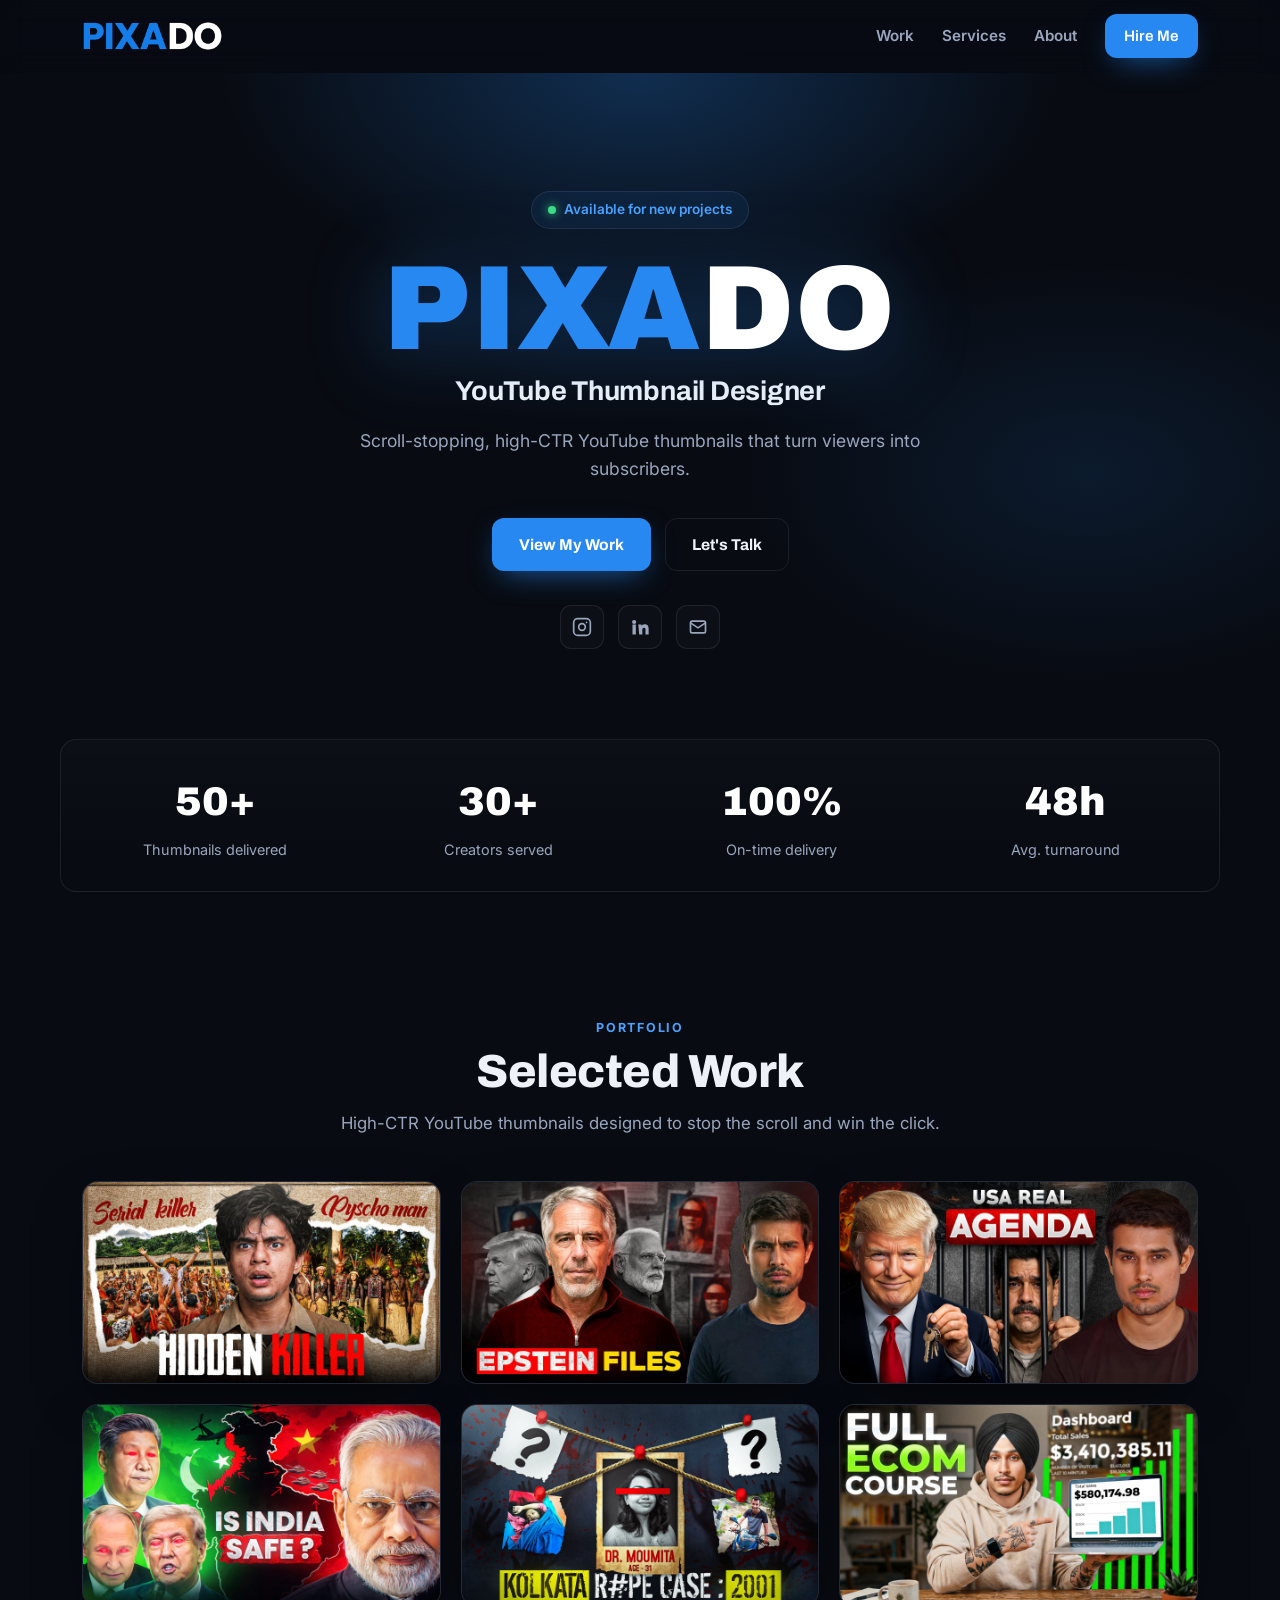
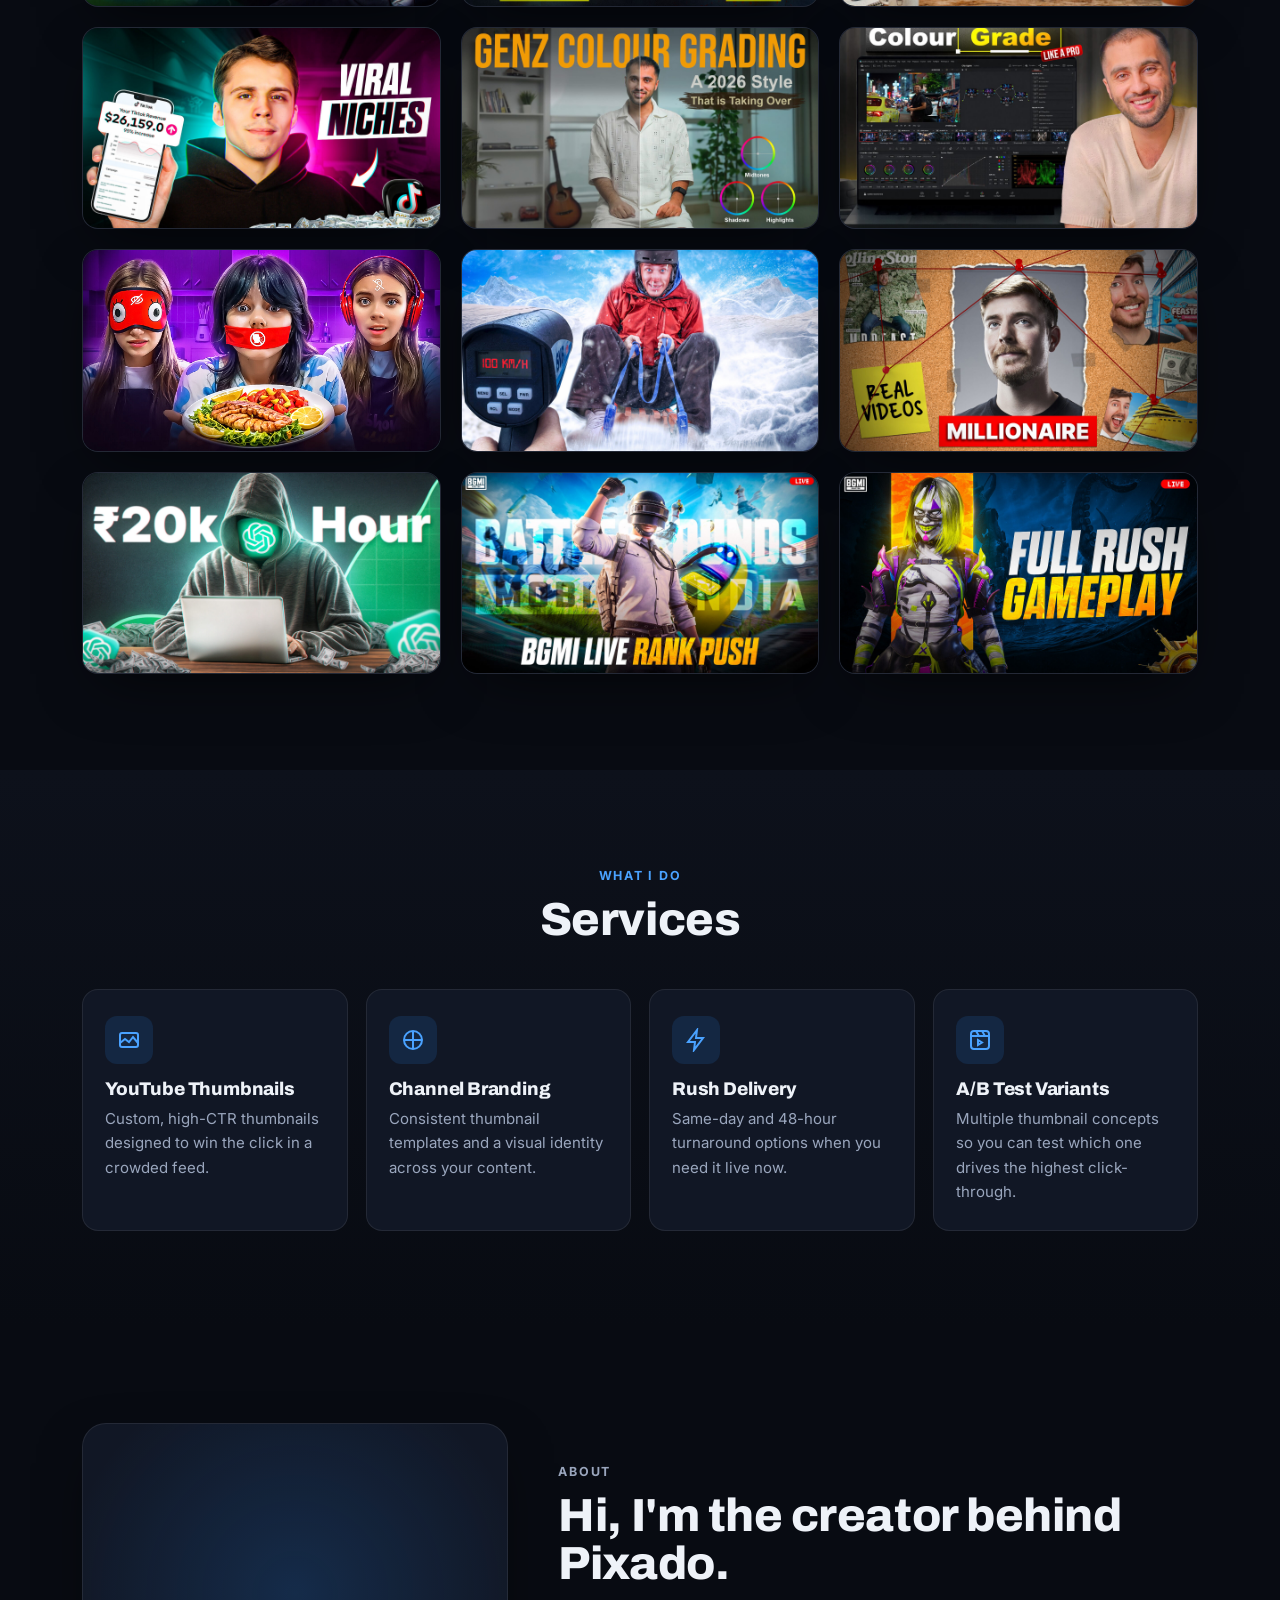
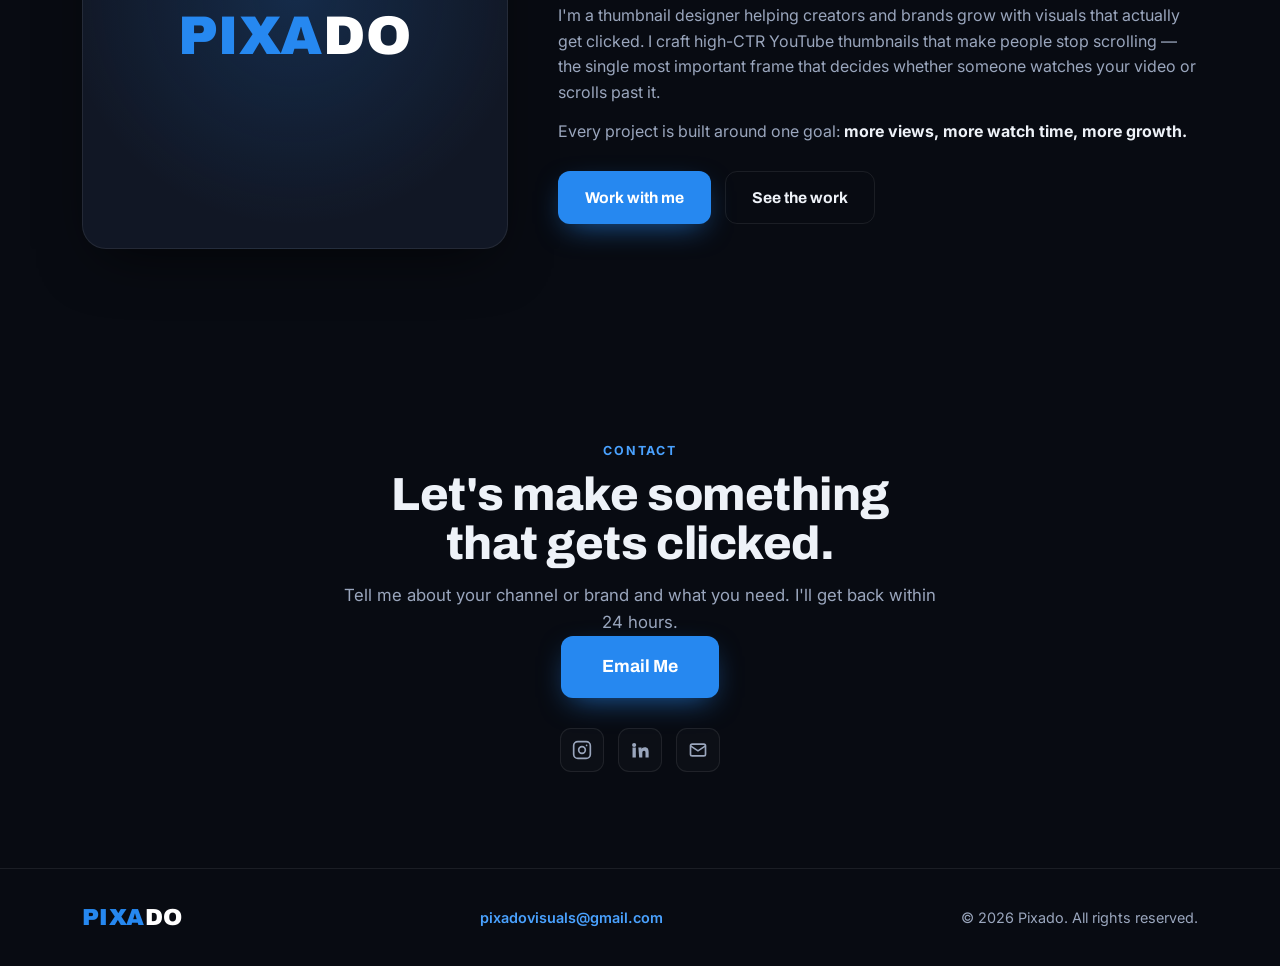
<file: index.html>
<!DOCTYPE html>
<html lang="en">
<head>
  <meta charset="UTF-8" />
  <meta name="viewport" content="width=device-width, initial-scale=1.0" />
  <title>Pixado | YouTube Thumbnail Designer</title>
  <meta name="description" content="Pixado (@pixadovisuals) designs scroll-stopping, high-CTR YouTube thumbnails that turn viewers into subscribers. View the thumbnail portfolio and get in touch." />
  <meta name="keywords" content="thumbnail designer, YouTube thumbnails, thumbnail design, high CTR thumbnails, Pixado, pixadovisuals" />
  <meta name="author" content="Pixado" />
  <meta name="robots" content="index, follow" />
  <meta name="theme-color" content="#080b12" />
  <!-- Update this to your live domain once deployed -->
  <link rel="canonical" href="https://YOUR-DOMAIN.com/" />

  <!-- Social share preview (basic text tags; add a share image later) -->
  <meta property="og:type" content="website" />
  <meta property="og:site_name" content="Pixado" />
  <meta property="og:title" content="Pixado | YouTube Thumbnail Designer" />
  <meta property="og:description" content="Scroll-stopping, high-CTR YouTube thumbnails that turn viewers into subscribers." />
  <meta property="og:url" content="https://YOUR-DOMAIN.com/" />
  <meta name="twitter:card" content="summary_large_image" />
  <meta name="twitter:title" content="Pixado | YouTube Thumbnail Designer" />
  <meta name="twitter:description" content="Scroll-stopping, high-CTR YouTube thumbnails that turn viewers into subscribers." />

  <link rel="icon" type="image/svg+xml" href="assets/img/favicon.svg" />
  <link rel="icon" type="image/png" sizes="32x32" href="assets/img/favicon-32.png" />
  <link rel="icon" type="image/png" sizes="16x16" href="assets/img/favicon-16.png" />
  <link rel="apple-touch-icon" sizes="180x180" href="assets/img/apple-touch-icon.png" />
  <link rel="manifest" href="site.webmanifest" />
  <link rel="preconnect" href="https://fonts.googleapis.com" />
  <link rel="preconnect" href="https://fonts.gstatic.com" crossorigin />
  <link href="https://fonts.googleapis.com/css2?family=Archivo:wght@400;600;700;800;900&family=Inter:wght@400;500;600;700&display=swap" rel="stylesheet" />
  <link rel="stylesheet" href="assets/css/style.css" />
  <script type="application/ld+json">
  {
    "@context": "https://schema.org",
    "@type": "ProfessionalService",
    "name": "Pixado",
    "description": "High-CTR YouTube thumbnail design.",
    "url": "https://YOUR-DOMAIN.com/",
    "email": "pixadovisuals@gmail.com",
    "image": "https://YOUR-DOMAIN.com/assets/img/favicon.svg",
    "sameAs": [
      "https://www.instagram.com/pixadovisuals",
      "https://www.linkedin.com/in/pixado-visuals-082298368"
    ],
    "areaServed": "Worldwide",
    "knowsAbout": ["YouTube Thumbnails", "Thumbnail Design", "Click-Through Rate Optimization", "Channel Branding"]
  }
  </script>
</head>
<body>
  <a class="skip-link" href="#work">Skip to content</a>

  <!-- ===== NAV ===== -->
  <header class="nav" id="nav">
    <div class="wrap nav__inner">
      <a href="#top" class="brand" aria-label="Pixado home">
        <img src="assets/img/logo.png" alt="Pixado" class="brand__img" width="908" height="193" />
      </a>
      <nav class="nav__links" id="navLinks">
        <a href="#work">Work</a>
        <a href="#services">Services</a>
        <a href="#about">About</a>
        <a href="#contact" class="btn btn--sm">Hire Me</a>
      </nav>
      <button class="nav__toggle" id="navToggle" aria-label="Menu"><span></span><span></span><span></span></button>
    </div>
  </header>

  <main id="top">
    <!-- ===== HERO ===== -->
    <section class="hero">
      <div class="hero__glow"></div>
      <div class="wrap hero__inner">
        <div class="hero__badge">Available for new projects</div>
        <h1 class="hero__title">
          <span class="hero__brand"><span class="b">PIXA</span><span class="w">DO</span></span>
          <span class="hero__tag" id="heroTag"></span>
        </h1>
        <p class="hero__sub" id="heroSub"></p>
        <div class="hero__cta">
          <a href="#work" class="btn">View My Work</a>
          <a href="#contact" class="btn btn--ghost">Let's Talk</a>
        </div>
        <div class="hero__socials" id="heroSocials"></div>
      </div>
    </section>

    <!-- ===== STATS ===== -->
    <section class="stats"><div class="wrap stats__grid" id="stats"></div></section>

    <!-- ===== WORK ===== -->
    <section class="section" id="work">
      <div class="wrap">
        <div class="section__head">
          <p class="eyebrow">Portfolio</p>
          <h2>Selected Work</h2>
          <p class="section__lead">High-CTR YouTube thumbnails designed to stop the scroll and win the click.</p>
        </div>
        <div class="grid" id="workGrid"></div>
      </div>
    </section>

    <!-- ===== SERVICES ===== -->
    <section class="section section--alt" id="services">
      <div class="wrap">
        <div class="section__head">
          <p class="eyebrow">What I do</p>
          <h2>Services</h2>
        </div>
        <div class="services" id="services-grid"></div>
      </div>
    </section>

    <!-- ===== ABOUT ===== -->
    <section class="section" id="about">
      <div class="wrap about">
        <div class="about__mark"><span class="brand__text about__logo"><span class="b">PIXA</span><span class="w">DO</span></span></div>
        <div class="about__body">
          <p class="eyebrow">About</p>
          <h2>Hi, I'm the creator behind Pixado.</h2>
          <p>I'm a thumbnail designer helping creators and brands grow with visuals that actually get clicked. I craft high-CTR YouTube thumbnails that make people stop scrolling — the single most important frame that decides whether someone watches your video or scrolls past it.</p>
          <p>Every project is built around one goal: <strong>more views, more watch time, more growth.</strong></p>
          <div class="about__cta">
            <a href="#contact" class="btn">Work with me</a>
            <a href="#work" class="btn btn--ghost">See the work</a>
          </div>
        </div>
      </div>
    </section>

    <!-- ===== CONTACT ===== -->
    <section class="section contact" id="contact">
      <div class="wrap contact__inner">
        <p class="eyebrow">Contact</p>
        <h2>Let's make something that gets clicked.</h2>
        <p class="section__lead">Tell me about your channel or brand and what you need. I'll get back within 24 hours.</p>
        <a href="#" id="emailBtn" class="btn btn--lg">Email Me</a>
        <div class="contact__socials" id="contactSocials"></div>
      </div>
    </section>
  </main>

  <!-- ===== FOOTER ===== -->
  <footer class="footer">
    <div class="wrap footer__inner">
      <span class="brand__text"><span class="b">PIXA</span><span class="w">DO</span></span>
      <a class="footer__email" id="footerEmail" href="#">email</a>
      <p>&copy; <span id="year"></span> Pixado. All rights reserved.</p>
    </div>
  </footer>

  <!-- ===== BACK TO TOP ===== -->
  <button class="to-top" id="toTop" aria-label="Back to top">
    <svg viewBox="0 0 24 24" fill="none" stroke="currentColor" stroke-width="2.5"><path d="M12 19V5M5 12l7-7 7 7"/></svg>
  </button>

  <!-- ===== LIGHTBOX ===== -->
  <div class="lightbox" id="lightbox" aria-hidden="true">
    <button class="lightbox__close" id="lbClose" aria-label="Close">&times;</button>
    <div class="lightbox__stage" id="lbStage"></div>
  </div>

  <script src="assets/js/data.js"></script>
  <script src="assets/js/main.js"></script>
</body>
</html>
</file>
<file: assets/css/style.css>
/* ========= PIXADO — theme ========= */
:root{
  --blue:#2688f0;
  --blue-2:#4aa2ff;
  --blue-deep:#1667c9;
  --ink:#05070c;
  --bg:#080b12;
  --bg-2:#0d111b;
  --card:#111725;
  --line:rgba(255,255,255,.08);
  --text:#eef2f8;
  --muted:#9aa6bd;
  --white:#ffffff;
  --radius:16px;
  --shadow:0 20px 60px -20px rgba(0,0,0,.7);
  --glow:0 0 40px rgba(38,136,240,.35);
  --wrap:1160px;
}
*{box-sizing:border-box;margin:0;padding:0}
html{scroll-behavior:smooth;-webkit-text-size-adjust:100%;text-size-adjust:100%}
body{
  background:var(--bg);color:var(--text);
  font-family:"Inter",system-ui,-apple-system,Segoe UI,Roboto,sans-serif;
  line-height:1.6;-webkit-font-smoothing:antialiased;overflow-x:hidden;-webkit-tap-highlight-color:transparent;
}
a{color:inherit;text-decoration:none}
img{max-width:100%;display:block}
.wrap{width:100%;max-width:var(--wrap);margin:0 auto;padding:0 22px}
.center{text-align:center}
.eyebrow{color:var(--blue-2);font-weight:700;letter-spacing:.14em;text-transform:uppercase;font-size:.78rem;margin-bottom:10px}
h1,h2,h3{font-family:"Archivo",sans-serif;line-height:1.05;font-weight:800;letter-spacing:-.01em}
h2{font-size:clamp(1.9rem,4vw,2.9rem)}
.section{padding:96px 0}
section[id]{scroll-margin-top:82px}
#top{scroll-margin-top:0}
.section--alt{background:linear-gradient(180deg,var(--bg-2),var(--bg))}
.section__head{max-width:640px;margin:0 auto 44px;text-align:center}
.section__lead{color:var(--muted);margin-top:14px;font-size:1.05rem}

/* ---- Brand wordmark ---- */
.brand{display:flex;align-items:center;gap:12px}
.brand__img{height:30px;width:auto;display:block}
@media(max-width:640px){.brand__img{height:26px}}
.brand__mark{width:18px;height:18px;background:var(--white);border-radius:3px;box-shadow:var(--glow);flex:none;transform:translateY(-6px)}
.brand__text{font-family:"Archivo",sans-serif;font-weight:900;font-size:1.45rem;letter-spacing:.02em}
.brand__text .b{color:var(--blue)}
.brand__text .w{color:var(--white)}

/* ---- Buttons ---- */
.btn{
  display:inline-flex;align-items:center;justify-content:center;gap:8px;
  background:var(--blue);color:#fff;font-weight:700;font-family:"Archivo",sans-serif;
  padding:13px 26px;border-radius:12px;border:1px solid transparent;cursor:pointer;
  transition:.2s ease;box-shadow:0 10px 30px -10px rgba(38,136,240,.7);font-size:.98rem;
}
.btn:hover{background:var(--blue-deep);transform:translateY(-2px)}
.btn--ghost{background:transparent;border-color:var(--line);color:var(--text);box-shadow:none}
.btn--ghost:hover{background:rgba(255,255,255,.05);border-color:var(--blue)}
.btn--sm{padding:9px 18px;font-size:.9rem}
.btn--lg{padding:16px 40px;font-size:1.1rem}

/* ---- NAV ---- */
.nav{position:sticky;top:0;z-index:50;backdrop-filter:blur(14px);
  background:rgba(8,11,18,.72);border-bottom:1px solid transparent;transition:.3s}
.nav.scrolled{border-color:var(--line);background:rgba(8,11,18,.9)}
.nav__inner{display:flex;align-items:center;justify-content:space-between;height:72px}
.nav__links{display:flex;align-items:center;gap:28px}
.nav__links a{color:var(--muted);font-weight:600;font-size:.95rem;transition:.2s}
.nav__links a:hover{color:var(--text)}
.nav__links a.btn{color:#fff}
.nav__toggle{display:none;flex-direction:column;gap:5px;background:none;border:0;cursor:pointer;padding:6px}
.nav__toggle span{width:24px;height:2px;background:var(--text);border-radius:2px;transition:.3s}
.nav__toggle.is-open span:nth-child(1){transform:translateY(7px) rotate(45deg)}
.nav__toggle.is-open span:nth-child(2){opacity:0}
.nav__toggle.is-open span:nth-child(3){transform:translateY(-7px) rotate(-45deg)}

/* ---- HERO ---- */
.hero{position:relative;padding:118px 0 90px;overflow:hidden;text-align:center}
.hero__glow{position:absolute;inset:0;background:
  radial-gradient(600px 320px at 50% 0%,rgba(38,136,240,.28),transparent 70%),
  radial-gradient(500px 300px at 85% 60%,rgba(38,136,240,.12),transparent 70%);
  pointer-events:none}
.hero__inner{position:relative}
.hero__badge{display:inline-flex;align-items:center;gap:8px;color:var(--blue-2);
  border:1px solid var(--line);background:rgba(38,136,240,.08);
  padding:7px 16px;border-radius:999px;font-size:.85rem;font-weight:600;margin-bottom:26px}
.hero__badge::before{content:"";width:8px;height:8px;border-radius:50%;background:#3ddc84;box-shadow:0 0 10px #3ddc84}
.hero__title{display:flex;flex-direction:column;align-items:center;gap:14px}
.hero__brand{font-family:"Archivo",sans-serif;font-weight:900;
  font-size:clamp(2.6rem,12vw,7.5rem);letter-spacing:.01em;line-height:.9;
  filter:drop-shadow(0 8px 40px rgba(38,136,240,.4))}
.hero__brand .b{color:var(--blue)}
.hero__brand .w{color:var(--white)}
.hero__tag{font-family:"Archivo",sans-serif;font-weight:700;
  font-size:clamp(1.05rem,2.4vw,1.7rem);color:var(--text)}
.hero__sub{color:var(--muted);max-width:600px;margin:22px auto 0;font-size:1.1rem}
.hero__cta{display:flex;gap:14px;justify-content:center;margin-top:34px;flex-wrap:wrap}
.hero__socials{display:flex;gap:14px;justify-content:center;margin-top:34px}
.social{width:44px;height:44px;display:grid;place-items:center;border-radius:11px;
  border:1px solid var(--line);color:var(--muted);transition:.2s;background:rgba(255,255,255,.02)}
.social:hover{color:#fff;border-color:var(--blue);background:var(--blue);transform:translateY(-3px)}
.social svg{width:20px;height:20px}

/* ---- STATS ---- */
.stats{padding:0 0 30px}
.stats__grid{display:grid;grid-template-columns:repeat(4,1fr);gap:16px;
  border:1px solid var(--line);border-radius:var(--radius);padding:30px 20px;
  background:linear-gradient(180deg,rgba(255,255,255,.02),transparent)}
.stat{text-align:center}
.stat__v{font-family:"Archivo",sans-serif;font-weight:900;font-size:clamp(1.7rem,4vw,2.5rem);color:#fff}
.stat__l{color:var(--muted);font-size:.9rem;margin-top:4px}

/* ---- FILTERS ---- */
.filters{display:flex;gap:10px;justify-content:center;flex-wrap:wrap;margin-bottom:34px}
.chip{background:var(--card);border:1px solid var(--line);color:var(--muted);
  padding:9px 20px;border-radius:999px;font-weight:600;cursor:pointer;transition:.2s;font-family:"Inter"}
.chip:hover{color:#fff;border-color:var(--blue)}
.chip.is-active{background:var(--blue);border-color:var(--blue);color:#fff}
.chip__n{display:inline-grid;place-items:center;min-width:20px;height:20px;padding:0 5px;
  margin-left:2px;border-radius:999px;background:rgba(255,255,255,.12);
  font-size:.72rem;font-weight:800;line-height:1}
.chip.is-active .chip__n{background:rgba(255,255,255,.28)}

/* ---- WORK GRID ---- */
.grid{display:grid;grid-template-columns:repeat(3,1fr);gap:20px}
.card{position:relative;border-radius:var(--radius);overflow:hidden;border:1px solid var(--line);
  background:var(--card);cursor:pointer;transition:.25s;box-shadow:var(--shadow)}
.card:hover{transform:translateY(-5px);border-color:var(--blue)}
.card__media{position:relative;overflow:hidden;background:#0b0f18}
.card__media img{width:100%;height:100%;object-fit:cover;transition:.4s}
.card:hover .card__media img{transform:scale(1.05)}
.card--thumbnail .card__media{aspect-ratio:16/9}
.card--reel{grid-column:span 1}
.card--reel .card__media{aspect-ratio:9/16}
.card__overlay{position:absolute;inset:0;display:flex;flex-direction:column;justify-content:flex-end;
  padding:16px;background:linear-gradient(to top,rgba(4,6,12,.92),transparent 60%);
  opacity:0;transition:.25s}
.card:hover .card__overlay{opacity:1}
.card__title{font-family:"Archivo";font-weight:700;font-size:1rem}
.card__tag{color:var(--blue-2);font-size:.8rem;font-weight:600}
.card__badge{position:absolute;top:12px;left:12px;background:rgba(4,6,12,.7);
  border:1px solid var(--line);color:#fff;font-size:.72rem;font-weight:700;
  padding:4px 10px;border-radius:999px;text-transform:uppercase;letter-spacing:.05em}
.card__play{position:absolute;top:50%;left:50%;transform:translate(-50%,-50%);
  width:58px;height:58px;border-radius:50%;background:rgba(38,136,240,.92);
  display:grid;place-items:center;box-shadow:var(--glow);transition:.2s}
.card:hover .card__play{transform:translate(-50%,-50%) scale(1.1)}
.card__play svg{width:22px;height:22px;fill:#fff;margin-left:3px}

/* ---- SERVICES ---- */
.services{display:grid;grid-template-columns:repeat(4,1fr);gap:18px}
.svc{border:1px solid var(--line);border-radius:var(--radius);padding:26px 22px;
  background:var(--card);transition:.25s}
.svc:hover{transform:translateY(-4px);border-color:var(--blue)}
.svc__icon{width:48px;height:48px;border-radius:12px;display:grid;place-items:center;
  background:rgba(38,136,240,.14);margin-bottom:16px}
.svc__icon svg{width:24px;height:24px;stroke:var(--blue-2)}
.svc h3{font-size:1.15rem;margin-bottom:8px}
.svc p{color:var(--muted);font-size:.94rem}

/* ---- ABOUT ---- */
.about{display:grid;grid-template-columns:.8fr 1.2fr;gap:50px;align-items:center}
.about__mark{border:1px solid var(--line);border-radius:24px;aspect-ratio:1;
  display:grid;place-items:center;background:
  radial-gradient(circle at 50% 40%,rgba(38,136,240,.18),transparent 70%),var(--card);
  box-shadow:var(--shadow)}
.about__logo{font-size:clamp(2rem,6vw,3.4rem)}
.about__body p{color:var(--muted);margin-top:14px}
.about__body strong{color:var(--text)}
.about__cta{display:flex;gap:14px;margin-top:26px;flex-wrap:wrap}

/* ---- INSTAGRAM ---- */
.ig-grid{display:grid;grid-template-columns:repeat(6,1fr);gap:10px;max-width:760px;margin:0 auto 30px}
.ig-item{position:relative;aspect-ratio:1;border-radius:14px;overflow:hidden;
  border:1px solid var(--line);cursor:pointer}
.ig-item img{width:100%;height:100%;object-fit:cover;transition:.35s}
.ig-item:hover img{transform:scale(1.08)}
.ig-item::after{content:"";position:absolute;inset:0;background:rgba(38,136,240,0);transition:.25s}
.ig-item:hover::after{background:rgba(38,136,240,.25)}
.ig-item--soon{display:grid;place-items:center;cursor:default;
  background:repeating-linear-gradient(135deg,rgba(255,255,255,.02) 0 10px,transparent 10px 20px),var(--card);
  border-style:dashed}
.ig-item--soon::after{display:none}
.ig-soon{display:flex;flex-direction:column;align-items:center;gap:8px;color:var(--muted);text-align:center;padding:8px}
.ig-soon svg{width:26px;height:26px;opacity:.7}
.ig-soon em{font-style:normal;font-size:.72rem;font-weight:700;letter-spacing:.03em}
.ig-item--reel .ig-play{position:absolute;inset:0;margin:auto;width:46px;height:46px;
  display:grid;place-items:center;border-radius:50%;background:rgba(38,136,240,.92);box-shadow:var(--glow)}
.ig-item--reel .ig-play svg{width:18px;height:18px;fill:#fff;margin-left:2px}

/* ---- CONTACT ---- */
.contact__inner{max-width:640px;margin:0 auto;text-align:center}
.contact__socials{display:flex;gap:14px;justify-content:center;margin-top:30px}

/* ---- FOOTER ---- */
.footer{border-top:1px solid var(--line);padding:30px 0}
.footer__inner{display:flex;align-items:center;justify-content:space-between;gap:16px;flex-wrap:wrap}
.footer p{color:var(--muted);font-size:.9rem}
.footer__email{color:var(--blue-2);font-weight:600;font-size:.9rem}
.footer__email:hover{color:#fff}

/* ---- LIGHTBOX ---- */
.lightbox{position:fixed;inset:0;z-index:100;background:rgba(4,6,12,.94);
  backdrop-filter:blur(6px);display:none;place-items:center;padding:24px}
.lightbox.open{display:grid}
.lightbox__stage{max-width:min(1000px,92vw);width:100%;display:grid;place-items:center}
.lightbox__stage img{max-height:86vh;width:auto;border-radius:12px;box-shadow:var(--shadow)}
.lightbox__stage .frame-wrap{position:relative;width:100%;max-width:420px}
.lightbox__stage iframe,.lightbox__stage video{width:100%;aspect-ratio:9/16;border:0;border-radius:14px;background:#000}
.lightbox__stage .yt{aspect-ratio:16/9}
.lightbox__close{position:absolute;top:20px;right:26px;background:none;border:0;color:#fff;
  font-size:2.4rem;line-height:1;cursor:pointer;opacity:.8}
.lightbox__close:hover{opacity:1}

/* ---- Reveal animation ---- */
.reveal{transition:opacity .6s cubic-bezier(.2,.7,.2,1),transform .6s cubic-bezier(.2,.7,.2,1)}
.reveal-on .reveal{opacity:0;transform:translateY(24px)}
.reveal-on .reveal.in{opacity:1;transform:none}

/* ---- RESPONSIVE ---- */
@media(max-width:900px){
  .grid{grid-template-columns:repeat(2,1fr)}
  .services{grid-template-columns:repeat(2,1fr)}
  .stats__grid{grid-template-columns:repeat(2,1fr);gap:24px}
  .ig-grid{grid-template-columns:repeat(4,1fr)}
  .about{grid-template-columns:1fr;gap:30px}
  .about__mark{max-width:280px;margin:0 auto}
}
@media(max-width:640px){
  .wrap{padding:0 18px}
  .section{padding:64px 0}
  .section__head{margin-bottom:34px}
  .nav__inner{height:64px}
  .nav__links{position:fixed;inset:64px 0 auto 0;flex-direction:column;gap:0;
    background:var(--bg-2);border-bottom:1px solid var(--line);padding:10px 0;
    transform:translateY(-160%);transition:.3s;align-items:stretch}
  .nav__links.open{transform:none}
  .nav__links a{padding:15px 20px;font-size:1rem}
  .nav__links a.btn{margin:10px 20px;justify-content:center}
  .nav__toggle{display:flex}
  section[id]{scroll-margin-top:74px}

  .hero{padding:64px 0 60px}
  .hero__badge{margin-bottom:20px;font-size:.8rem}
  .hero__title{gap:10px}
  .hero__sub{font-size:1rem;margin-top:18px}
  .hero__cta{margin-top:26px;width:100%}
  .hero__cta .btn{flex:1 1 auto;min-width:0}

  .stats__grid{gap:18px 14px;padding:24px 14px}
  .grid{grid-template-columns:repeat(2,1fr);gap:12px}
  .services{grid-template-columns:1fr}
  .ig-grid{grid-template-columns:repeat(3,1fr)}
  .card__overlay{opacity:1;background:linear-gradient(to top,rgba(4,6,12,.85),transparent 55%)}
  .card__badge{font-size:.66rem;padding:3px 8px}
  .footer__inner{justify-content:center;text-align:center}
}
@media(max-width:420px){
  .wrap{padding:0 15px}
  .hero__brand{font-size:clamp(2.3rem,13.5vw,3rem)}
  .hero__tag{font-size:1rem}
  .grid{gap:10px}   /* keep 2 columns; 1-col makes 9:16 reels too tall */
  .ig-grid{grid-template-columns:repeat(2,1fr)}
  .stats__grid{grid-template-columns:repeat(2,1fr)}
  .stat__v{font-size:1.8rem}
  h2{font-size:1.7rem}
}


/* ---- Back to top ---- */
.to-top{position:fixed;right:20px;bottom:20px;z-index:60;width:46px;height:46px;
  display:grid;place-items:center;border-radius:12px;border:1px solid var(--line);
  background:var(--blue);color:#fff;cursor:pointer;box-shadow:0 10px 30px -8px rgba(38,136,240,.7);
  opacity:0;visibility:hidden;transform:translateY(12px);transition:.25s}
.to-top.show{opacity:1;visibility:visible;transform:none}
.to-top:hover{background:var(--blue-deep);transform:translateY(-2px)}
.to-top svg{width:20px;height:20px}
@media(max-width:640px){.to-top{right:14px;bottom:14px;width:42px;height:42px}}

/* ---- Active nav link ---- */
.nav__links a.active{color:var(--text)}
.nav__links a.active:not(.btn){position:relative}
.nav__links a.active:not(.btn)::after{content:"";position:absolute;left:0;right:0;bottom:-4px;
  height:2px;background:var(--blue);border-radius:2px}

/* ---- Images fade in when loaded (no flash of empty box) ---- */
.reveal-on .card__media img{opacity:0;transition:opacity .4s,transform .4s}
.reveal-on .card__media img.loaded{opacity:1}

/* ---- Respect reduced motion ---- */
@media(prefers-reduced-motion:reduce){
  *{animation-duration:.01ms!important;transition-duration:.01ms!important;scroll-behavior:auto!important}
  .reveal{opacity:1!important;transform:none!important}
  .card__media img{opacity:1!important}
}

/* ---- Accessibility: skip link + keyboard focus ---- */
.skip-link{position:absolute;left:50%;top:-60px;transform:translateX(-50%);z-index:200;
  background:var(--blue);color:#fff;font-weight:700;padding:10px 20px;border-radius:0 0 12px 12px;
  transition:top .2s}
.skip-link:focus{top:0;outline:none}
:focus-visible{outline:3px solid var(--blue-2);outline-offset:3px;border-radius:6px}
.btn:focus-visible,.chip:focus-visible,.social:focus-visible,.to-top:focus-visible{outline-offset:4px}
/* don't show the ring on mouse click, only keyboard */
:focus:not(:focus-visible){outline:none}
</file>
